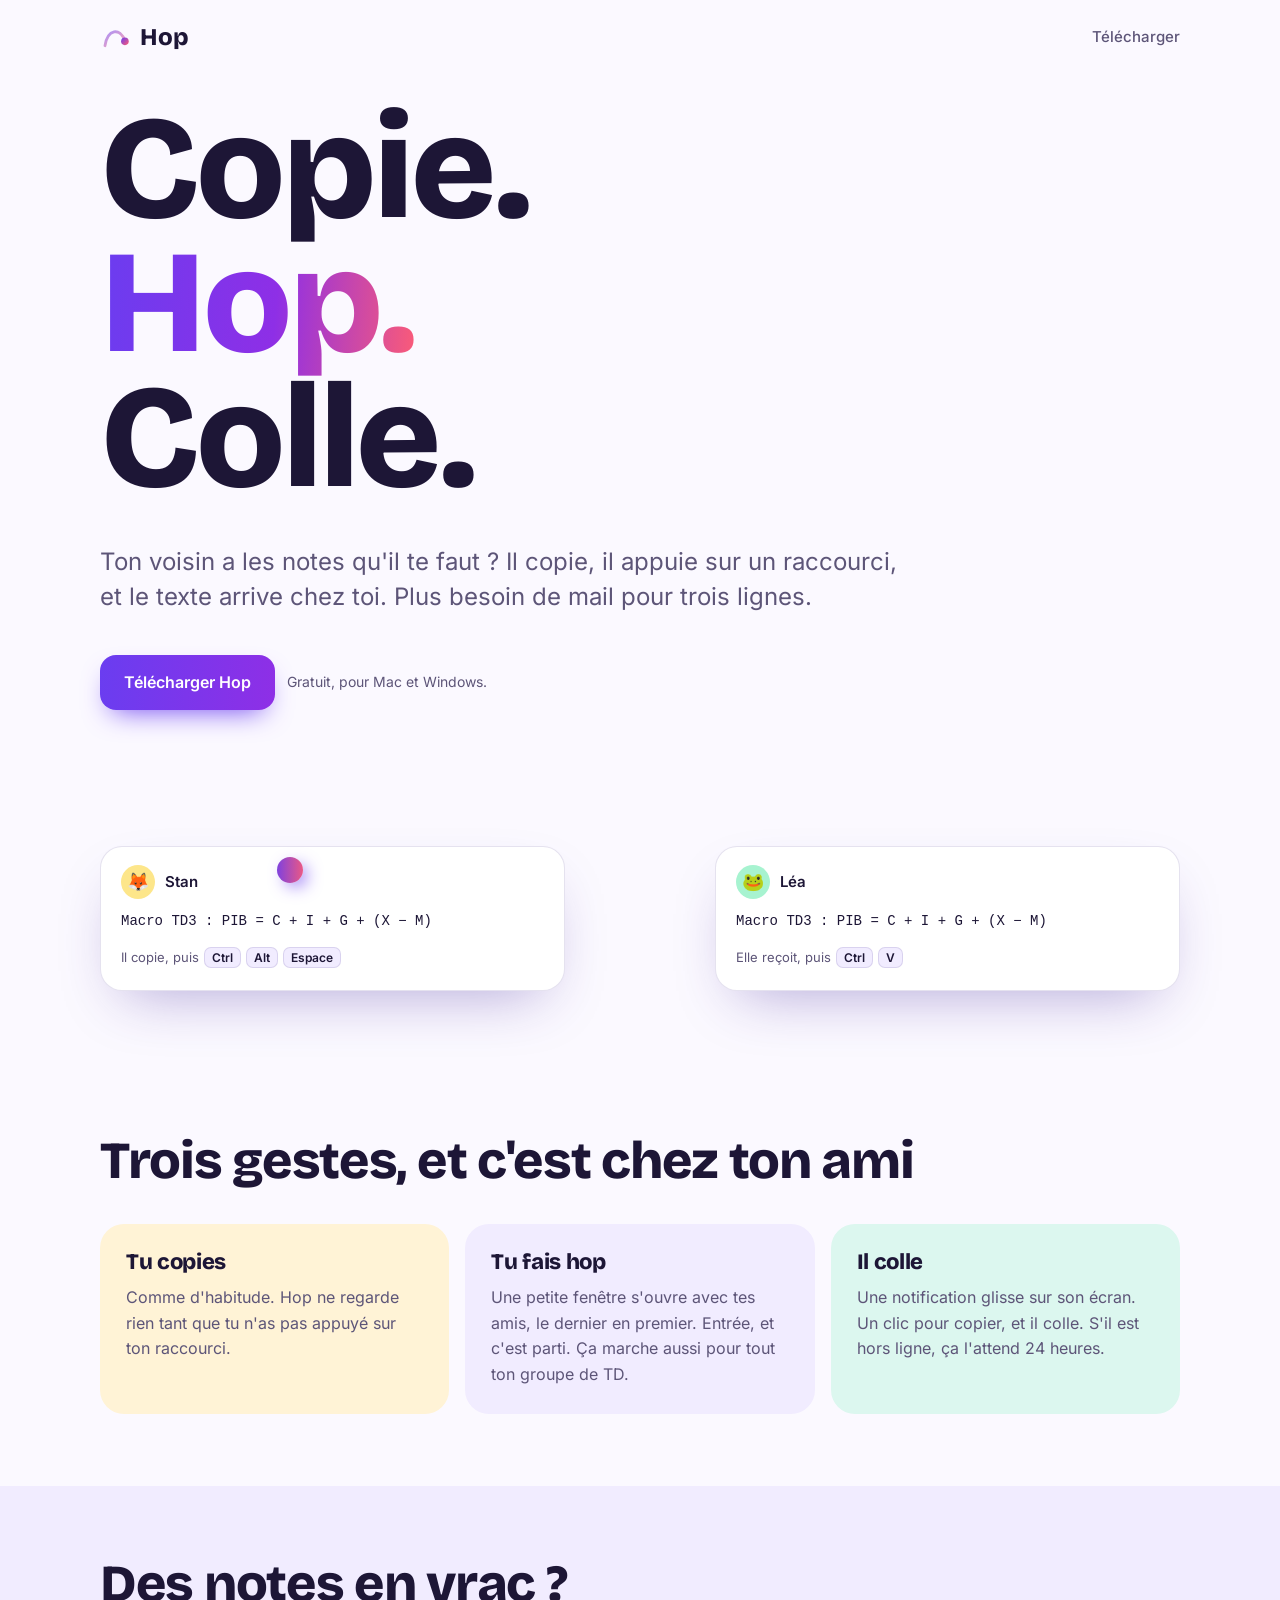
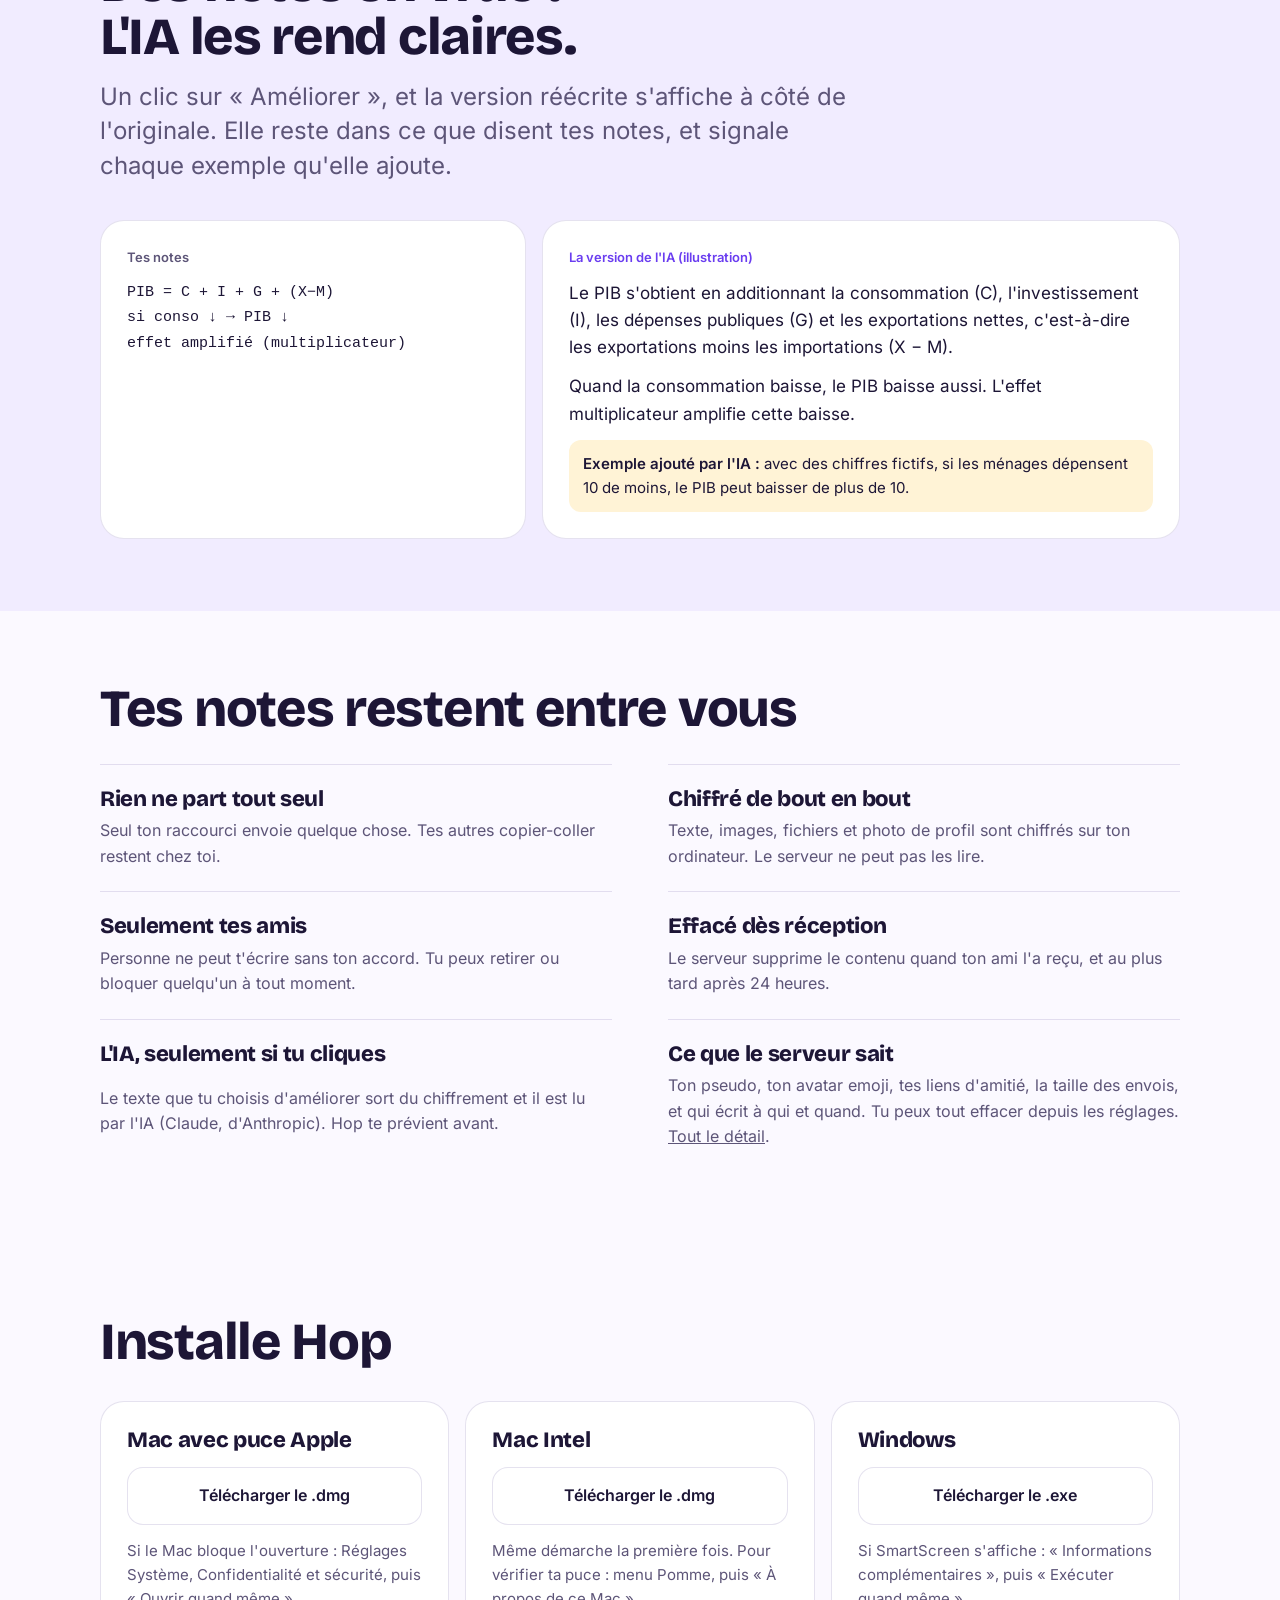
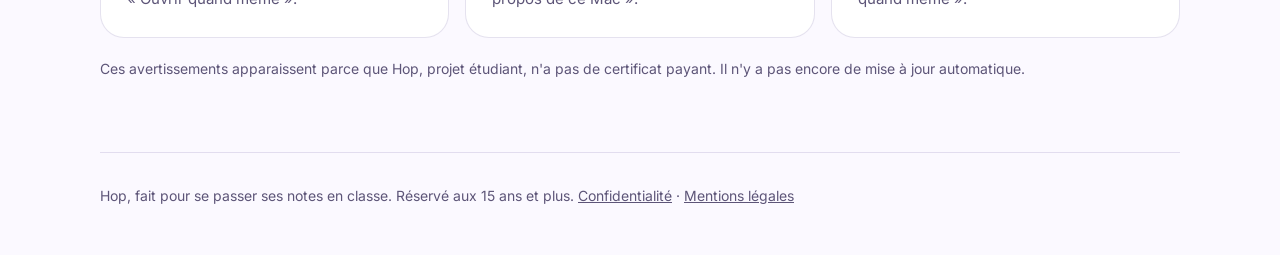
<file: index.html>
<!doctype html>
<html lang="fr">
<head>
<meta charset="utf-8">
<meta name="viewport" content="width=device-width, initial-scale=1, viewport-fit=cover">
<title>Hop</title>
<meta name="claude:viewport-fit-sides" content="cover">
<meta name="description" content="Envoie ce que tu copies à ton voisin de classe, en un raccourci. Texte, images et fichiers, chiffrés de bout en bout.">
<link rel="icon" type="image/png" href="icon.png">
<style>
@font-face { font-family: 'Bricolage Grotesque'; src: url('fonts/bricolage.woff2') format('woff2'); font-weight: 200 800; font-display: swap; }
@font-face { font-family: 'Inter'; src: url('fonts/inter.woff2') format('woff2'); font-weight: 100 900; font-display: swap; }
/* Mise en page : le bond de la balle traverse le haut de page, tout le reste suit le trajet Copie, Hop, Colle. */
:root {
  --bg: #fbf9ff;
  --surface: #ffffff;
  --tint: #f1ecff;
  --ink: #1d1636;
  --muted: #5d5578;
  --line: rgb(60 35 130 / .13);
  --accent: #6a3df0;
  --accent-2: #8e2fe6;
  --on-accent: #ffffff;
  --pop: #ff5d73;
  --sun: #ffb61e;
  --sun-tint: #fff3d6;
  --mint: #0c9f7e;
  --mint-tint: #dcf7ef;
  --pop-tint: #ffe5e9;
  --shadow: 0 24px 60px -24px rgb(60 30 150 / .4);
  --display: 'Bricolage Grotesque', 'Inter', system-ui, sans-serif;
  --body: 'Inter', system-ui, -apple-system, 'Segoe UI', sans-serif;
  --mono: ui-monospace, 'SF Mono', Menlo, Consolas, monospace;
}
@media (prefers-color-scheme: dark) {
  :root:not([data-theme="light"]) {
    --bg: #120e24; --surface: #1c1733; --tint: #251e44; --ink: #f5f2ff; --muted: #b0a8cc; --line: rgb(205 190 255 / .15);
    --accent: #a990ff; --accent-2: #d08cff; --on-accent: #150f2b; --pop: #ff7d8f; --sun: #ffc94d; --sun-tint: #3a2f14;
    --mint: #3fe0bb; --mint-tint: #123a31; --pop-tint: #40202b; --shadow: 0 24px 60px -24px rgb(0 0 0 / .8); color-scheme: dark;
  }
}
:root[data-theme="dark"] {
  --bg: #120e24; --surface: #1c1733; --tint: #251e44; --ink: #f5f2ff; --muted: #b0a8cc; --line: rgb(205 190 255 / .15);
  --accent: #a990ff; --accent-2: #d08cff; --on-accent: #150f2b; --pop: #ff7d8f; --sun: #ffc94d; --sun-tint: #3a2f14;
  --mint: #3fe0bb; --mint-tint: #123a31; --pop-tint: #40202b; --shadow: 0 24px 60px -24px rgb(0 0 0 / .8); color-scheme: dark;
}
* { box-sizing: border-box; }
body { margin: 0; background: var(--bg); color: var(--ink); font: 400 17px/1.6 var(--body); -webkit-font-smoothing: antialiased; overflow-x: clip; }
.band { padding-left: max(20px, env(safe-area-inset-left, 0px)); padding-right: max(20px, env(safe-area-inset-right, 0px)); }
.wrap { max-width: 1080px; margin-inline: auto; }
h1, h2, h3 { font-family: var(--display); font-weight: 800; letter-spacing: -.025em; line-height: 1.02; margin: 0; text-wrap: balance; }
h2 { font-size: clamp(32px, 5vw, 52px); }
h3 { font-size: 22px; letter-spacing: -.015em; line-height: 1.15; }
p { margin: 0; }
a { color: inherit; }
:focus-visible { outline: 3px solid var(--accent); outline-offset: 3px; border-radius: 6px; }

.top { display: flex; align-items: center; justify-content: space-between; gap: 16px; padding-block: 22px; }
.brand { display: inline-flex; align-items: center; gap: 10px; font: 800 24px var(--display); text-decoration: none; }
.top a.link { color: var(--muted); font-weight: 500; font-size: 15px; text-decoration: none; }
.top a.link:hover { color: var(--accent); }

.hero { display: grid; gap: 40px; padding-block: 28px 72px; }
.hero h1 { font-size: clamp(58px, 12.5vw, 146px); line-height: .92; }
.hero h1 em { font-style: normal; background: linear-gradient(95deg, var(--accent), var(--accent-2) 55%, var(--pop)); -webkit-background-clip: text; background-clip: text; color: transparent; padding-right: .04em; }
.lead { font-size: clamp(19px, 2.3vw, 24px); line-height: 1.45; color: var(--muted); max-width: 34em; }
.cta { display: flex; flex-wrap: wrap; align-items: center; gap: 12px; }
.button { display: inline-flex; align-items: center; justify-content: center; gap: 8px; border-radius: 16px; padding: 15px 24px; font-weight: 600; font-size: 16px; text-decoration: none; transition: transform .16s, filter .16s; }
.button:hover { transform: translateY(-2px); filter: brightness(1.08); }
.button:active { transform: scale(.97); }
.button.main { background: linear-gradient(95deg, var(--accent), var(--accent-2)); color: var(--on-accent); box-shadow: 0 12px 28px -12px var(--accent); }
.button.other { background: var(--surface); border: 1px solid var(--line); }
.fine { font-size: 14px; color: var(--muted); }

/* Démo : deux écrans, et une balle qui porte le texte de l'un à l'autre. */
.demo { position: relative; display: grid; grid-template-columns: 1fr 1fr; gap: clamp(40px, 12vw, 150px); padding-top: 96px; }
.screen { background: var(--surface); border: 1px solid var(--line); border-radius: 22px; padding: 18px 20px 22px; box-shadow: var(--shadow); min-width: 0; }
.who { display: flex; align-items: center; gap: 10px; font-weight: 600; font-size: 15px; margin-bottom: 12px; }
.avatar { display: inline-flex; align-items: center; justify-content: center; width: 34px; height: 34px; border-radius: 50%; font-size: 18px; flex: none; }
.note { font-family: var(--mono); font-size: clamp(12px, 1.5vw, 14px); line-height: 1.55; overflow-wrap: anywhere; }
.keys { margin-top: 14px; display: flex; flex-wrap: wrap; gap: 5px; align-items: center; font-size: 13px; color: var(--muted); }
kbd { font: 600 12px var(--body); background: var(--tint); border: 1px solid var(--line); border-radius: 7px; padding: 2px 7px; color: var(--ink); }
.ball { width: 26px; height: 26px; border-radius: 50%; background: linear-gradient(135deg, var(--accent), var(--pop)); position: absolute; left: 0; top: 0; offset-path: path('M0 120 C 180 -60, 520 -60, 700 120'); animation: hop 3.4s cubic-bezier(.45,.05,.55,.95) infinite; box-shadow: 0 8px 18px -4px var(--accent); }
.arc-wrap { position: absolute; left: 50%; top: 0; width: 700px; height: 130px; margin-left: -350px; pointer-events: none; }
@keyframes hop { 0%, 12% { offset-distance: 0%; } 62%, 100% { offset-distance: 100%; } }
.received { animation: land 3.4s ease-out infinite; transform-origin: 50% 100%; }
@keyframes land { 0%, 58% { transform: none; } 64% { transform: translateY(5px) scaleY(.98); } 72%, 100% { transform: none; } }

section { padding-block: 72px; }
.steps { display: grid; grid-template-columns: repeat(3, minmax(0, 1fr)); gap: 16px; margin-top: 36px; }
.step { border-radius: 24px; padding: 26px; display: grid; gap: 10px; align-content: start; min-width: 0; }
.step p { color: var(--muted); font-size: 16px; }
.step.a { background: var(--sun-tint); } .step.b { background: var(--tint); } .step.c { background: var(--mint-tint); }

.ai { background: var(--tint); }
.ai .head { display: grid; gap: 16px; max-width: 44em; }
.compare { display: grid; grid-template-columns: minmax(0, 4fr) minmax(0, 6fr); gap: 16px; margin-top: 36px; }
.pane { background: var(--surface); border: 1px solid var(--line); border-radius: 24px; padding: 26px; display: grid; gap: 12px; align-content: start; min-width: 0; }
.label { font-size: 13px; font-weight: 600; color: var(--muted); }
.pane.after .label { color: var(--accent); }
.scrawl { font-family: var(--mono); font-size: 15px; line-height: 1.7; white-space: pre-line; overflow-wrap: anywhere; }
.flag { background: var(--sun-tint); border-radius: 12px; padding: 12px 14px; font-size: 15px; }
.flag strong { font-weight: 600; }

.facts { display: grid; grid-template-columns: repeat(2, minmax(0, 1fr)); gap: 0 56px; margin-top: 28px; }
.fact { padding-block: 22px; border-top: 1px solid var(--line); display: grid; gap: 6px; min-width: 0; }
.fact p { color: var(--muted); font-size: 16px; }

.get { display: grid; grid-template-columns: repeat(auto-fit, minmax(min(100%, 300px), 1fr)); gap: 16px; margin-top: 32px; }
.os { background: var(--surface); border: 1px solid var(--line); border-radius: 24px; padding: 26px; display: grid; gap: 14px; align-content: start; min-width: 0; }
.os p { color: var(--muted); font-size: 15px; }
.os .button { width: 100%; }
footer { padding-block: 32px 48px; color: var(--muted); font-size: 14px; border-top: 1px solid var(--line); }

@media (max-width: 760px) {
  .steps, .compare, .facts { grid-template-columns: minmax(0, 1fr); }
  .demo { gap: 14px; padding-top: 74px; }
  .screen { padding: 14px; }
  .arc-wrap { width: 300px; margin-left: -150px; height: 70px; }
  .ball { width: 20px; height: 20px; offset-path: path('M0 62 C 80 -26, 220 -26, 300 62'); }
  section { padding-block: 52px; }
}
@media (prefers-reduced-motion: reduce) {
  .ball, .received { animation: none; }
  .ball { offset-distance: 50%; }
  .button { transition: none; }
}
</style>
</head>
<body>
<div class="band"><div class="wrap">
  <header class="top">
    <a class="brand" href="#top" aria-label="Hop, haut de page">
      <svg width="30" height="30" viewBox="0 0 1024 1024" aria-hidden="true"><defs><linearGradient id="g" x1="0" y1="0" x2="1" y2="1"><stop offset="0" stop-color="#6a3df0"/><stop offset="1" stop-color="#ff5d73"/></linearGradient></defs><path d="M170 810C260 250 680 170 850 640" fill="none" stroke="url(#g)" stroke-opacity=".55" stroke-width="96" stroke-linecap="round"/><circle cx="850" cy="660" r="130" fill="url(#g)"/></svg>
      Hop
    </a>
    <a class="link" href="#telecharger">Télécharger</a>
  </header>

  <div class="hero" id="top">
    <h1>Copie.<br><em>Hop.</em><br>Colle.</h1>
    <p class="lead">Ton voisin a les notes qu'il te faut ? Il copie, il appuie sur un raccourci, et le texte arrive chez toi. Plus besoin de mail pour trois lignes.</p>
    <div class="cta">
      <a class="button main" id="main-download" href="#telecharger">Télécharger Hop</a>
      <span class="fine">Gratuit, pour Mac et Windows.</span>
    </div>

    <div class="demo" aria-label="Exemple : Stan copie ses notes, elles arrivent chez Léa">
      <div class="arc-wrap" aria-hidden="true"><span class="ball"></span></div>
      <div class="screen">
        <div class="who"><span class="avatar" style="background:#fde68a" aria-hidden="true">🦊</span>Stan</div>
        <p class="note">Macro TD3 : PIB = C + I + G + (X − M)</p>
        <p class="keys">Il copie, puis <kbd>Ctrl</kbd><kbd>Alt</kbd><kbd>Espace</kbd></p>
      </div>
      <div class="screen received">
        <div class="who"><span class="avatar" style="background:#a7f3d0" aria-hidden="true">🐸</span>Léa</div>
        <p class="note">Macro TD3 : PIB = C + I + G + (X − M)</p>
        <p class="keys">Elle reçoit, puis <kbd>Ctrl</kbd><kbd>V</kbd></p>
      </div>
    </div>
  </div>
</div></div>

<div class="band"><div class="wrap">
  <section aria-labelledby="comment">
    <h2 id="comment">Trois gestes, et c'est chez ton ami</h2>
    <div class="steps">
      <div class="step a"><h3>Tu copies</h3><p>Comme d'habitude. Hop ne regarde rien tant que tu n'as pas appuyé sur ton raccourci.</p></div>
      <div class="step b"><h3>Tu fais hop</h3><p>Une petite fenêtre s'ouvre avec tes amis, le dernier en premier. Entrée, et c'est parti. Ça marche aussi pour tout ton groupe de TD.</p></div>
      <div class="step c"><h3>Il colle</h3><p>Une notification glisse sur son écran. Un clic pour copier, et il colle. S'il est hors ligne, ça l'attend 24 heures.</p></div>
    </div>
  </section>
</div></div>

<div class="band ai"><div class="wrap">
  <section aria-labelledby="ia">
    <div class="head">
      <h2 id="ia">Des notes en vrac ? L'IA les rend claires.</h2>
      <p class="lead">Un clic sur « Améliorer », et la version réécrite s'affiche à côté de l'originale. Elle reste dans ce que disent tes notes, et signale chaque exemple qu'elle ajoute.</p>
    </div>
    <div class="compare">
      <div class="pane">
        <p class="label">Tes notes</p>
        <p class="scrawl">PIB = C + I + G + (X−M)
si conso ↓ → PIB ↓
effet amplifié (multiplicateur)</p>
      </div>
      <div class="pane after">
        <p class="label">La version de l'IA (illustration)</p>
        <p>Le PIB s'obtient en additionnant la consommation (C), l'investissement (I), les dépenses publiques (G) et les exportations nettes, c'est-à-dire les exportations moins les importations (X − M).</p>
        <p>Quand la consommation baisse, le PIB baisse aussi. L'effet multiplicateur amplifie cette baisse.</p>
        <p class="flag"><strong>Exemple ajouté par l'IA :</strong> avec des chiffres fictifs, si les ménages dépensent 10 de moins, le PIB peut baisser de plus de 10.</p>
      </div>
    </div>
  </section>
</div></div>

<div class="band"><div class="wrap">
  <section aria-labelledby="prive">
    <h2 id="prive">Tes notes restent entre vous</h2>
    <div class="facts">
      <div class="fact"><h3>Rien ne part tout seul</h3><p>Seul ton raccourci envoie quelque chose. Tes autres copier-coller restent chez toi.</p></div>
      <div class="fact"><h3>Chiffré de bout en bout</h3><p>Texte, images, fichiers et photo de profil sont chiffrés sur ton ordinateur. Le serveur ne peut pas les lire.</p></div>
      <div class="fact"><h3>Seulement tes amis</h3><p>Personne ne peut t'écrire sans ton accord. Tu peux retirer ou bloquer quelqu'un à tout moment.</p></div>
      <div class="fact"><h3>Effacé dès réception</h3><p>Le serveur supprime le contenu quand ton ami l'a reçu, et au plus tard après 24 heures.</p></div>
      <div class="fact"><h3>L'IA, seulement si tu cliques</h3><p>Le texte que tu choisis d'améliorer sort du chiffrement et il est lu par l'IA (Claude, d'Anthropic). Hop te prévient avant.</p></div>
      <div class="fact"><h3>Ce que le serveur sait</h3><p>Ton pseudo, ton avatar emoji, tes liens d'amitié, la taille des envois, et qui écrit à qui et quand. Tu peux tout effacer depuis les réglages. <a href="confidentialite.html">Tout le détail</a>.</p></div>
    </div>
  </section>
</div></div>

<div class="band"><div class="wrap">
  <section id="telecharger" aria-labelledby="dl">
    <h2 id="dl">Installe Hop</h2>
    <div class="get">
      <div class="os" id="os-mac-arm">
        <h3>Mac avec puce Apple</h3>
        <a class="button other" href="https://github.com/stanislasthomasg/hop-site/releases/latest/download/Hop-mac-arm64.dmg">Télécharger le .dmg</a>
        <p>Si le Mac bloque l'ouverture : Réglages Système, Confidentialité et sécurité, puis « Ouvrir quand même ».</p>
      </div>
      <div class="os" id="os-mac-intel">
        <h3>Mac Intel</h3>
        <a class="button other" href="https://github.com/stanislasthomasg/hop-site/releases/latest/download/Hop-mac-x64.dmg">Télécharger le .dmg</a>
        <p>Même démarche la première fois. Pour vérifier ta puce : menu Pomme, puis « À propos de ce Mac ».</p>
      </div>
      <div class="os" id="os-windows">
        <h3>Windows</h3>
        <a class="button other" href="https://github.com/stanislasthomasg/hop-site/releases/latest/download/Hop-windows-x64.exe">Télécharger le .exe</a>
        <p>Si SmartScreen s'affiche : « Informations complémentaires », puis « Exécuter quand même ».</p>
      </div>
    </div>
    <p class="fine" style="margin-top:20px">Ces avertissements apparaissent parce que Hop, projet étudiant, n'a pas de certificat payant. Il n'y a pas encore de mise à jour automatique.</p>
  </section>
</div></div>

<div class="band"><div class="wrap">
  <footer>Hop, fait pour se passer ses notes en classe. Réservé aux 15 ans et plus. <a href="confidentialite.html">Confidentialité</a> · <a href="mentions-legales.html">Mentions légales</a></footer>
</div></div>

<script>
// Le bouton principal propose directement la version de cet ordinateur quand on peut la reconnaître.
(function () {
  var platform = (navigator.userAgentData && navigator.userAgentData.platform) || navigator.platform || '';
  var isWindows = /win/i.test(platform);
  var main = document.getElementById('main-download');
  if (isWindows) {
    main.href = 'https://github.com/stanislasthomasg/hop-site/releases/latest/download/Hop-windows-x64.exe';
    main.textContent = 'Télécharger pour Windows';
  } else if (/mac/i.test(platform)) {
    // Un navigateur ne dit pas de façon fiable quelle puce a le Mac : on laisse choisir plus bas.
    main.textContent = 'Télécharger pour Mac';
  }
})();
</script>
</body>
</html>
</file>
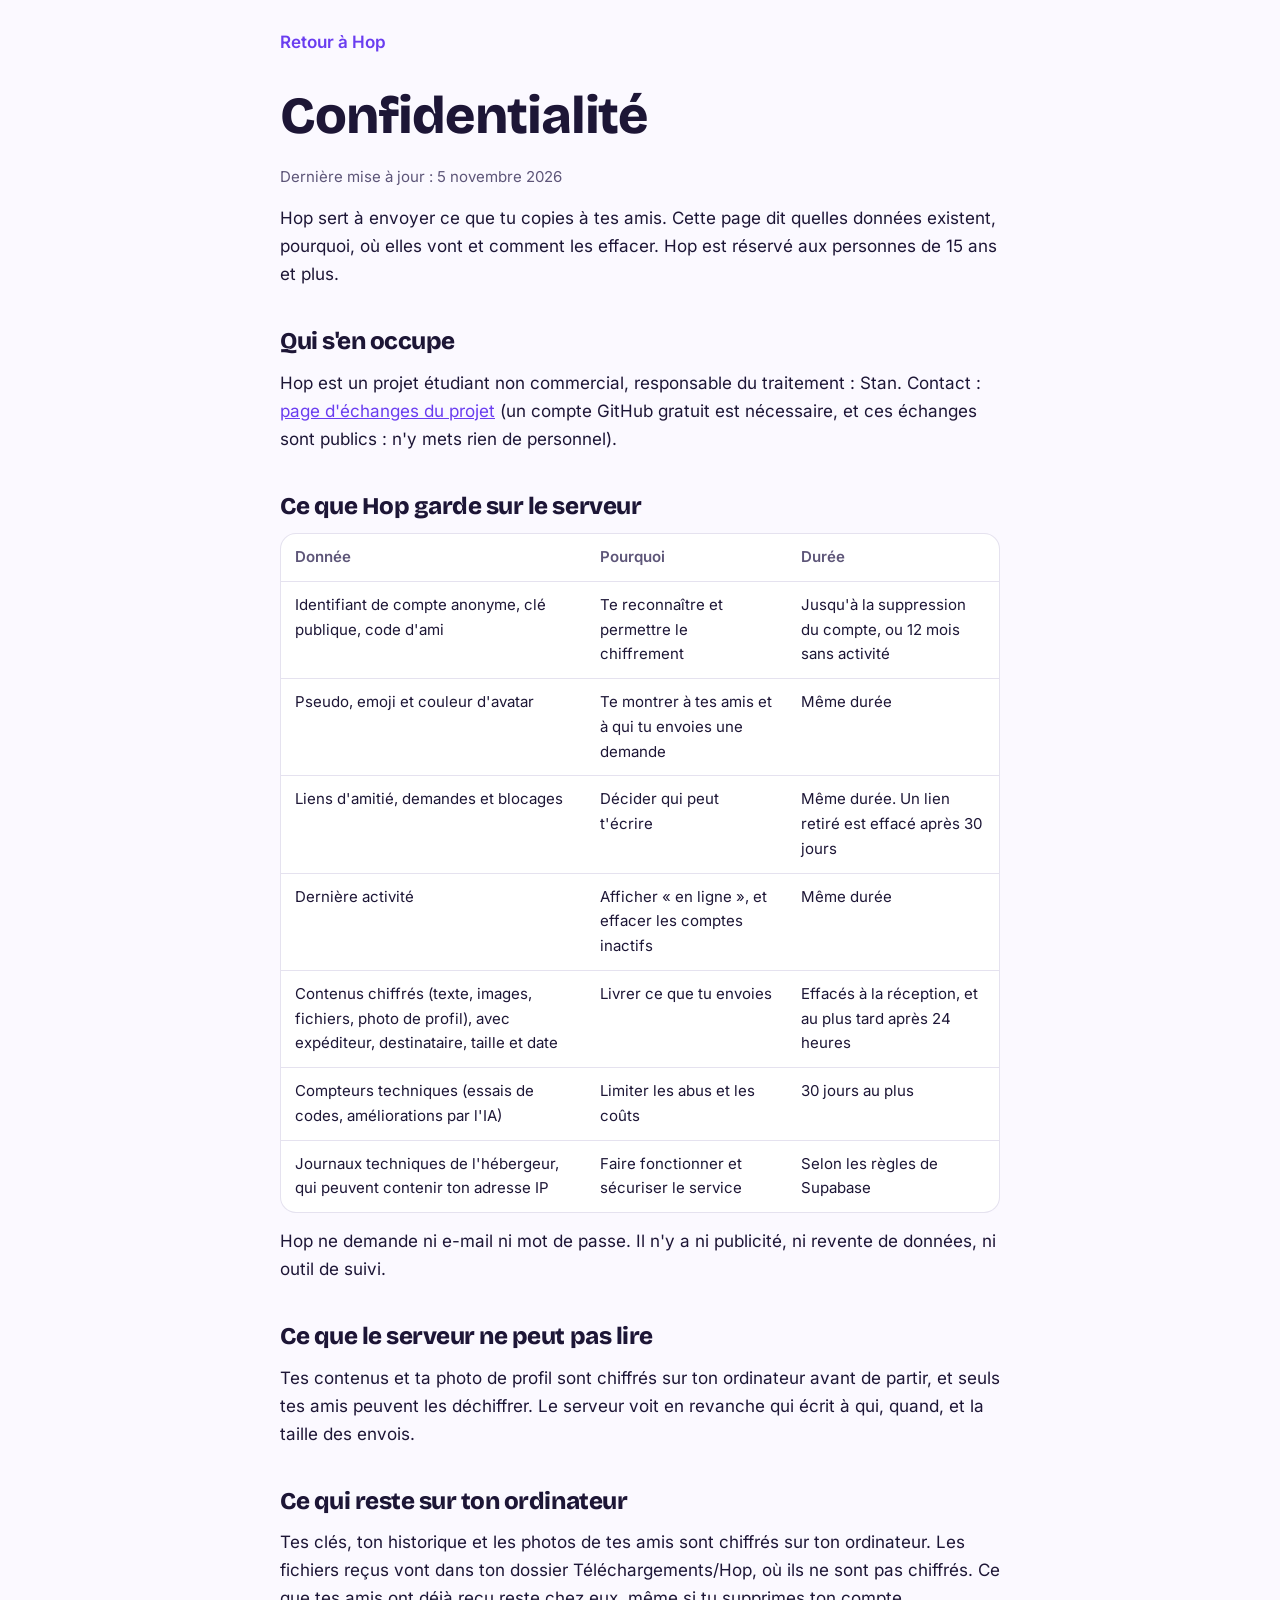
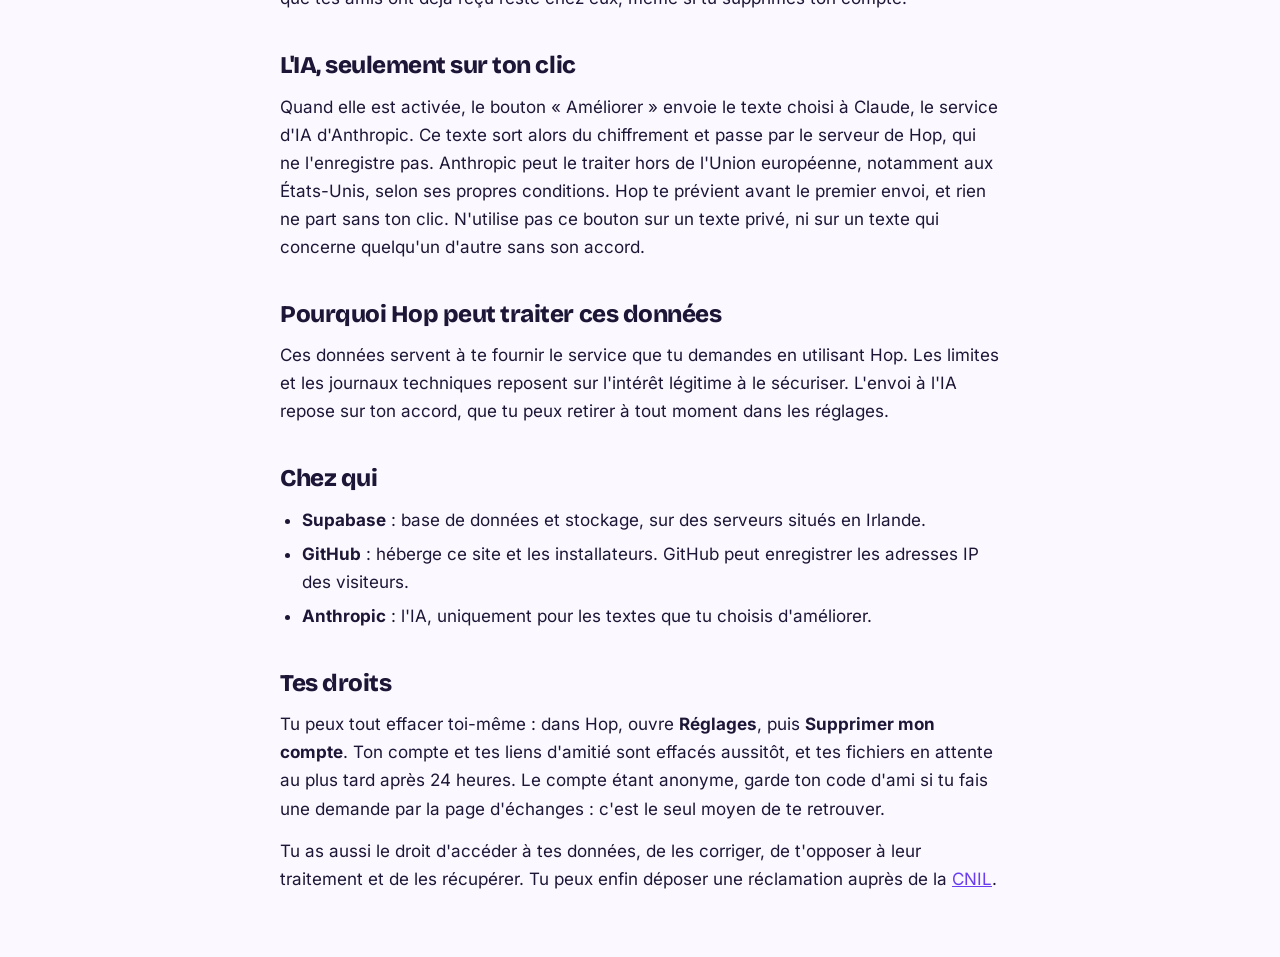
<file: confidentialite.html>
<!doctype html>
<html lang="fr">
<head>
<meta charset="utf-8">
<meta name="viewport" content="width=device-width, initial-scale=1, viewport-fit=cover">
<title>Confidentialité de Hop</title>
<link rel="icon" type="image/png" href="icon.png">
<link rel="stylesheet" href="legal.css">
</head>
<body>
<main>
  <a class="back" href="./">Retour à Hop</a>
  <h1>Confidentialité</h1>
  <p class="date">Dernière mise à jour : 5 novembre 2026</p>
  <p>Hop sert à envoyer ce que tu copies à tes amis. Cette page dit quelles données existent, pourquoi, où elles vont et comment les effacer. Hop est réservé aux personnes de 15 ans et plus.</p>

  <h2>Qui s'en occupe</h2>
  <p>Hop est un projet étudiant non commercial, responsable du traitement : Stan. Contact : <a href="https://github.com/stanislasthomasg/hop-site/issues">page d'échanges du projet</a> (un compte GitHub gratuit est nécessaire, et ces échanges sont publics : n'y mets rien de personnel).</p>

  <h2>Ce que Hop garde sur le serveur</h2>
  <div class="table"><table>
    <tr><th>Donnée</th><th>Pourquoi</th><th>Durée</th></tr>
    <tr><td>Identifiant de compte anonyme, clé publique, code d'ami</td><td>Te reconnaître et permettre le chiffrement</td><td>Jusqu'à la suppression du compte, ou 12 mois sans activité</td></tr>
    <tr><td>Pseudo, emoji et couleur d'avatar</td><td>Te montrer à tes amis et à qui tu envoies une demande</td><td>Même durée</td></tr>
    <tr><td>Liens d'amitié, demandes et blocages</td><td>Décider qui peut t'écrire</td><td>Même durée. Un lien retiré est effacé après 30 jours</td></tr>
    <tr><td>Dernière activité</td><td>Afficher « en ligne », et effacer les comptes inactifs</td><td>Même durée</td></tr>
    <tr><td>Contenus chiffrés (texte, images, fichiers, photo de profil), avec expéditeur, destinataire, taille et date</td><td>Livrer ce que tu envoies</td><td>Effacés à la réception, et au plus tard après 24 heures</td></tr>
    <tr><td>Compteurs techniques (essais de codes, améliorations par l'IA)</td><td>Limiter les abus et les coûts</td><td>30 jours au plus</td></tr>
    <tr><td>Journaux techniques de l'hébergeur, qui peuvent contenir ton adresse IP</td><td>Faire fonctionner et sécuriser le service</td><td>Selon les règles de Supabase</td></tr>
  </table></div>
  <p>Hop ne demande ni e-mail ni mot de passe. Il n'y a ni publicité, ni revente de données, ni outil de suivi.</p>

  <h2>Ce que le serveur ne peut pas lire</h2>
  <p>Tes contenus et ta photo de profil sont chiffrés sur ton ordinateur avant de partir, et seuls tes amis peuvent les déchiffrer. Le serveur voit en revanche qui écrit à qui, quand, et la taille des envois.</p>

  <h2>Ce qui reste sur ton ordinateur</h2>
  <p>Tes clés, ton historique et les photos de tes amis sont chiffrés sur ton ordinateur. Les fichiers reçus vont dans ton dossier Téléchargements/Hop, où ils ne sont pas chiffrés. Ce que tes amis ont déjà reçu reste chez eux, même si tu supprimes ton compte.</p>

  <h2>L'IA, seulement sur ton clic</h2>
  <p>Quand elle est activée, le bouton « Améliorer » envoie le texte choisi à Claude, le service d'IA d'Anthropic. Ce texte sort alors du chiffrement et passe par le serveur de Hop, qui ne l'enregistre pas. Anthropic peut le traiter hors de l'Union européenne, notamment aux États-Unis, selon ses propres conditions. Hop te prévient avant le premier envoi, et rien ne part sans ton clic. N'utilise pas ce bouton sur un texte privé, ni sur un texte qui concerne quelqu'un d'autre sans son accord.</p>

  <h2>Pourquoi Hop peut traiter ces données</h2>
  <p>Ces données servent à te fournir le service que tu demandes en utilisant Hop. Les limites et les journaux techniques reposent sur l'intérêt légitime à le sécuriser. L'envoi à l'IA repose sur ton accord, que tu peux retirer à tout moment dans les réglages.</p>

  <h2>Chez qui</h2>
  <ul>
    <li><strong>Supabase</strong> : base de données et stockage, sur des serveurs situés en Irlande.</li>
    <li><strong>GitHub</strong> : héberge ce site et les installateurs. GitHub peut enregistrer les adresses IP des visiteurs.</li>
    <li><strong>Anthropic</strong> : l'IA, uniquement pour les textes que tu choisis d'améliorer.</li>
  </ul>

  <h2>Tes droits</h2>
  <p>Tu peux tout effacer toi-même : dans Hop, ouvre <strong>Réglages</strong>, puis <strong>Supprimer mon compte</strong>. Ton compte et tes liens d'amitié sont effacés aussitôt, et tes fichiers en attente au plus tard après 24 heures. Le compte étant anonyme, garde ton code d'ami si tu fais une demande par la page d'échanges : c'est le seul moyen de te retrouver.</p>
  <p>Tu as aussi le droit d'accéder à tes données, de les corriger, de t'opposer à leur traitement et de les récupérer. Tu peux enfin déposer une réclamation auprès de la <a href="https://www.cnil.fr/fr/plaintes">CNIL</a>.</p>
</main>
</body>
</html>
</file>
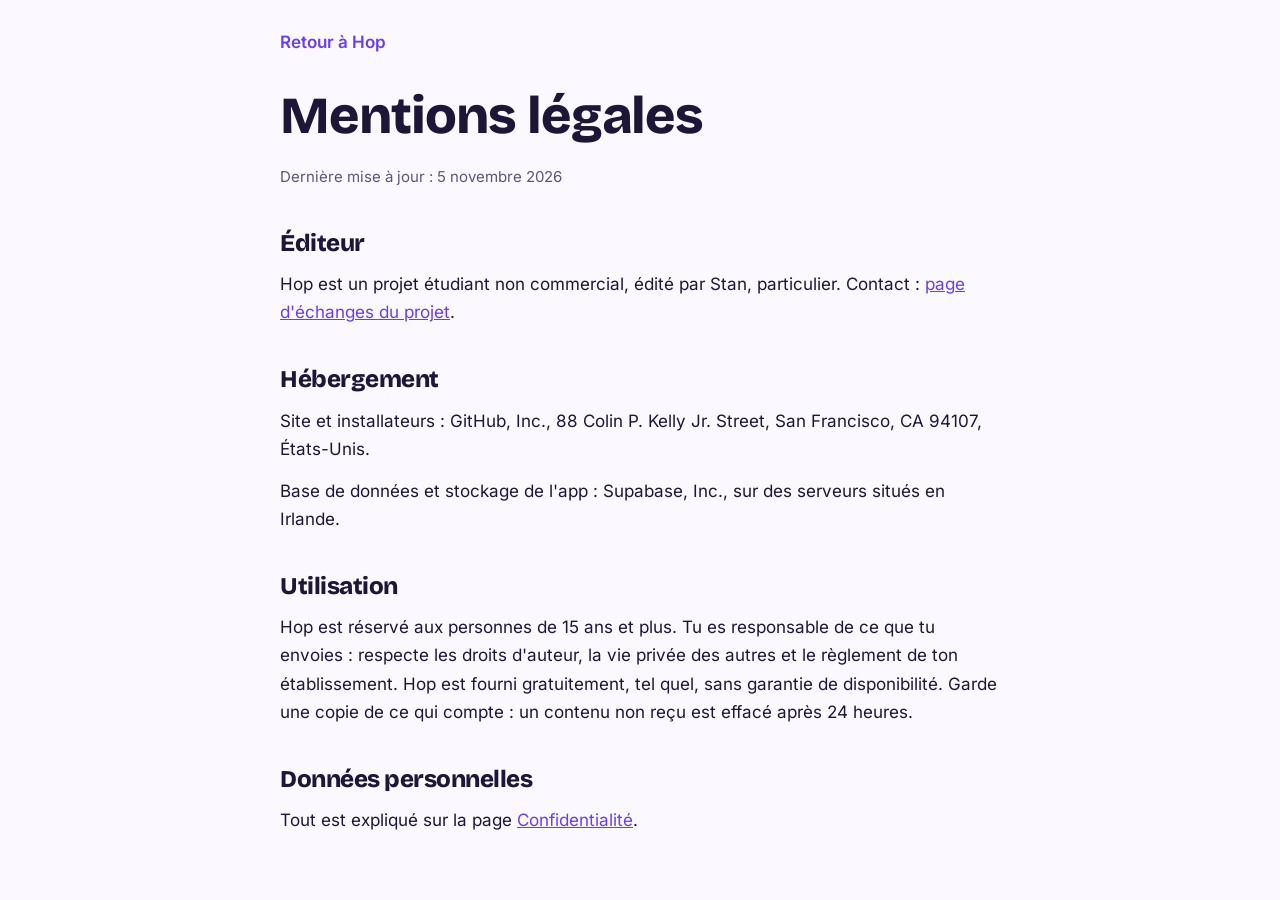
<file: mentions-legales.html>
<!doctype html>
<html lang="fr">
<head>
<meta charset="utf-8">
<meta name="viewport" content="width=device-width, initial-scale=1, viewport-fit=cover">
<title>Mentions légales de Hop</title>
<link rel="icon" type="image/png" href="icon.png">
<link rel="stylesheet" href="legal.css">
</head>
<body>
<main>
  <a class="back" href="./">Retour à Hop</a>
  <h1>Mentions légales</h1>
  <p class="date">Dernière mise à jour : 5 novembre 2026</p>

  <h2>Éditeur</h2>
  <p>Hop est un projet étudiant non commercial, édité par Stan, particulier. Contact : <a href="https://github.com/stanislasthomasg/hop-site/issues">page d'échanges du projet</a>.</p>

  <h2>Hébergement</h2>
  <p>Site et installateurs : GitHub, Inc., 88 Colin P. Kelly Jr. Street, San Francisco, CA 94107, États-Unis.</p>
  <p>Base de données et stockage de l'app : Supabase, Inc., sur des serveurs situés en Irlande.</p>

  <h2>Utilisation</h2>
  <p>Hop est réservé aux personnes de 15 ans et plus. Tu es responsable de ce que tu envoies : respecte les droits d'auteur, la vie privée des autres et le règlement de ton établissement. Hop est fourni gratuitement, tel quel, sans garantie de disponibilité. Garde une copie de ce qui compte : un contenu non reçu est effacé après 24 heures.</p>

  <h2>Données personnelles</h2>
  <p>Tout est expliqué sur la page <a href="confidentialite.html">Confidentialité</a>.</p>
</main>
</body>
</html>
</file>
<file: legal.css>
:root { --bg: #fbf9ff; --surface: #ffffff; --ink: #1d1636; --muted: #5d5578; --line: rgb(60 35 130 / .13); --accent: #6a3df0; }
@media (prefers-color-scheme: dark) { :root { --bg: #120e24; --surface: #1c1733; --ink: #f5f2ff; --muted: #b0a8cc; --line: rgb(205 190 255 / .15); --accent: #a990ff; color-scheme: dark; } }
@font-face { font-family: 'Bricolage Grotesque'; src: url('fonts/bricolage.woff2') format('woff2'); font-weight: 200 800; font-display: swap; }
@font-face { font-family: 'Inter'; src: url('fonts/inter.woff2') format('woff2'); font-weight: 100 900; font-display: swap; }
* { box-sizing: border-box; }
body { margin: 0; background: var(--bg); color: var(--ink); font: 400 17px/1.65 'Inter', system-ui, sans-serif; padding: 28px max(20px, env(safe-area-inset-right, 0px)) 64px max(20px, env(safe-area-inset-left, 0px)); }
main { max-width: 720px; margin-inline: auto; display: grid; gap: 14px; }
a { color: var(--accent); }
h1, h2 { font-family: 'Bricolage Grotesque', 'Inter', sans-serif; font-weight: 800; letter-spacing: -.02em; line-height: 1.1; margin: 0; }
h1 { font-size: clamp(36px, 7vw, 52px); margin-block: 18px 6px; }
h2 { font-size: 24px; margin-top: 26px; }
p, ul { margin: 0; }
ul { padding-left: 22px; display: grid; gap: 6px; }
.back { font-weight: 600; text-decoration: none; }
.date { color: var(--muted); font-size: 15px; }
.table { overflow-x: auto; border: 1px solid var(--line); border-radius: 16px; background: var(--surface); }
table { border-collapse: collapse; width: 100%; font-size: 15px; min-width: 520px; }
th, td { text-align: left; padding: 11px 14px; border-bottom: 1px solid var(--line); vertical-align: top; }
tr:last-child td { border-bottom: 0; }
th { font-weight: 600; color: var(--muted); }
</file>
